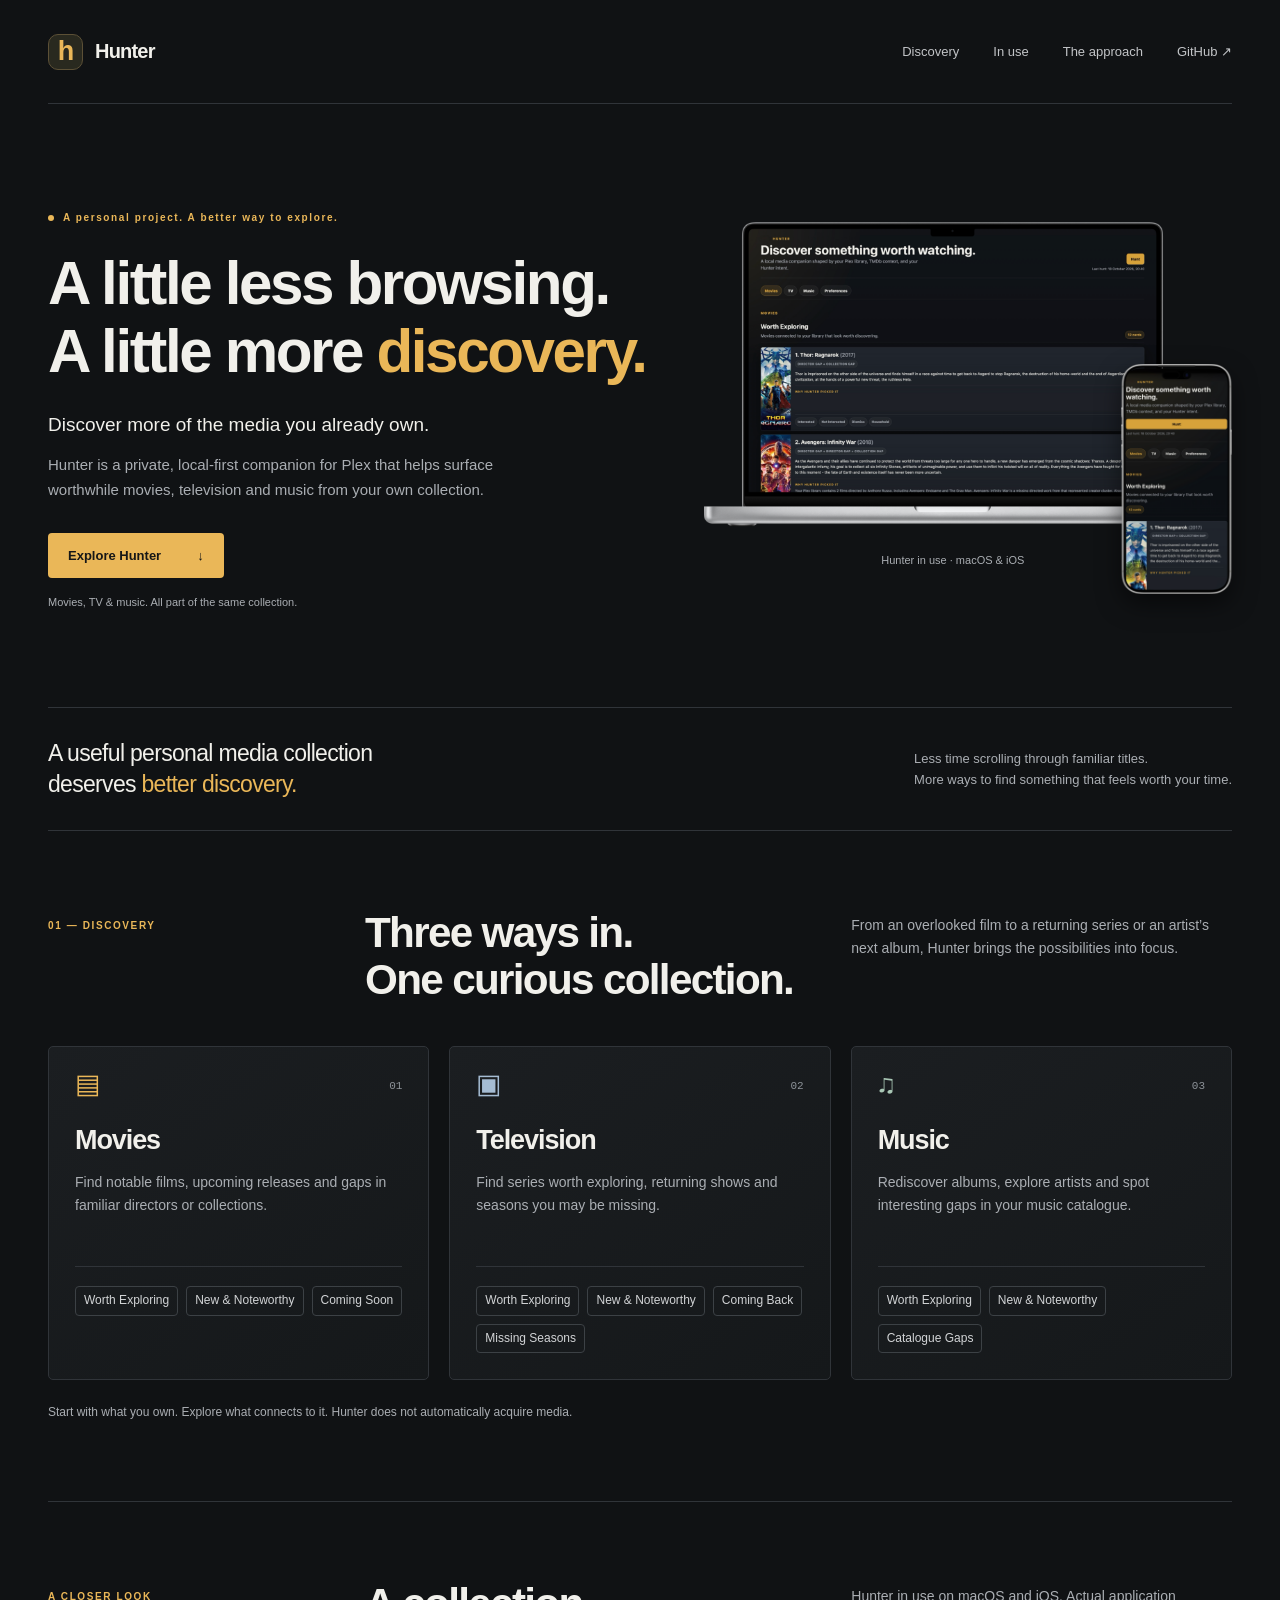
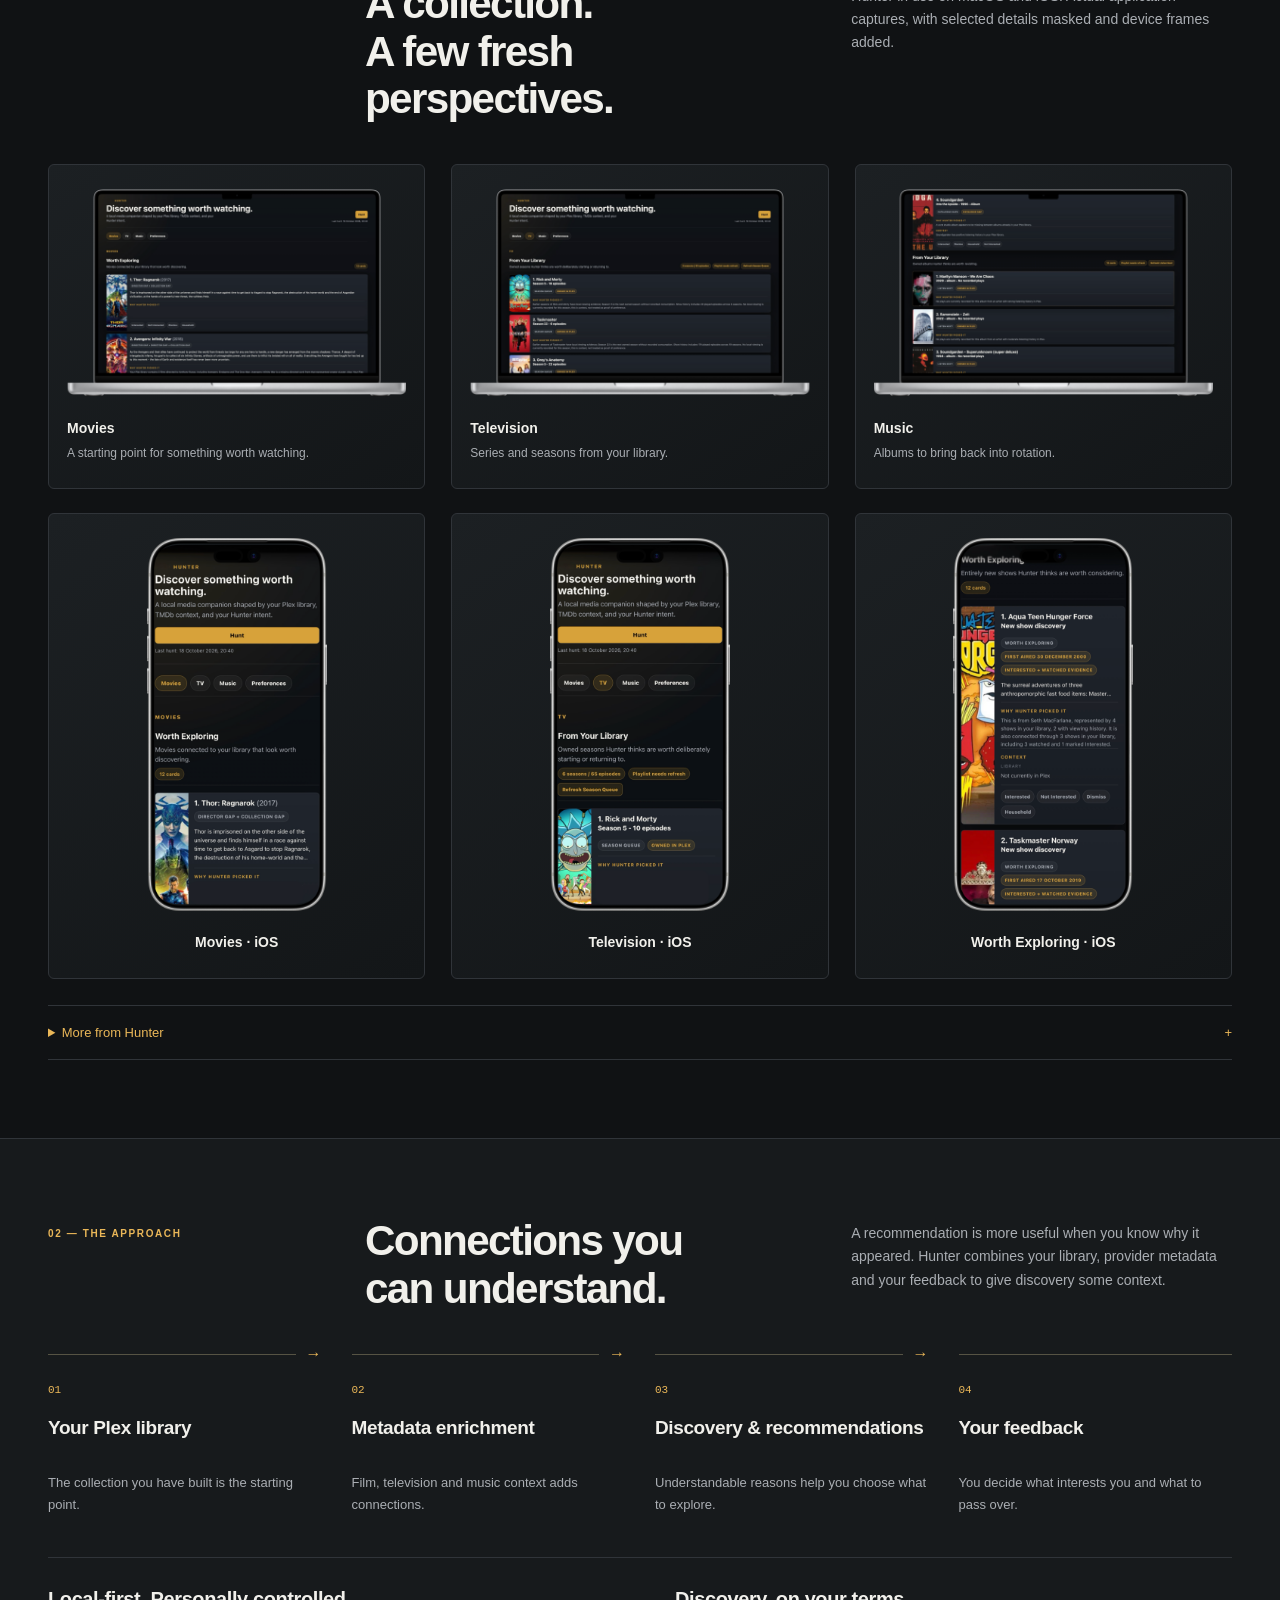
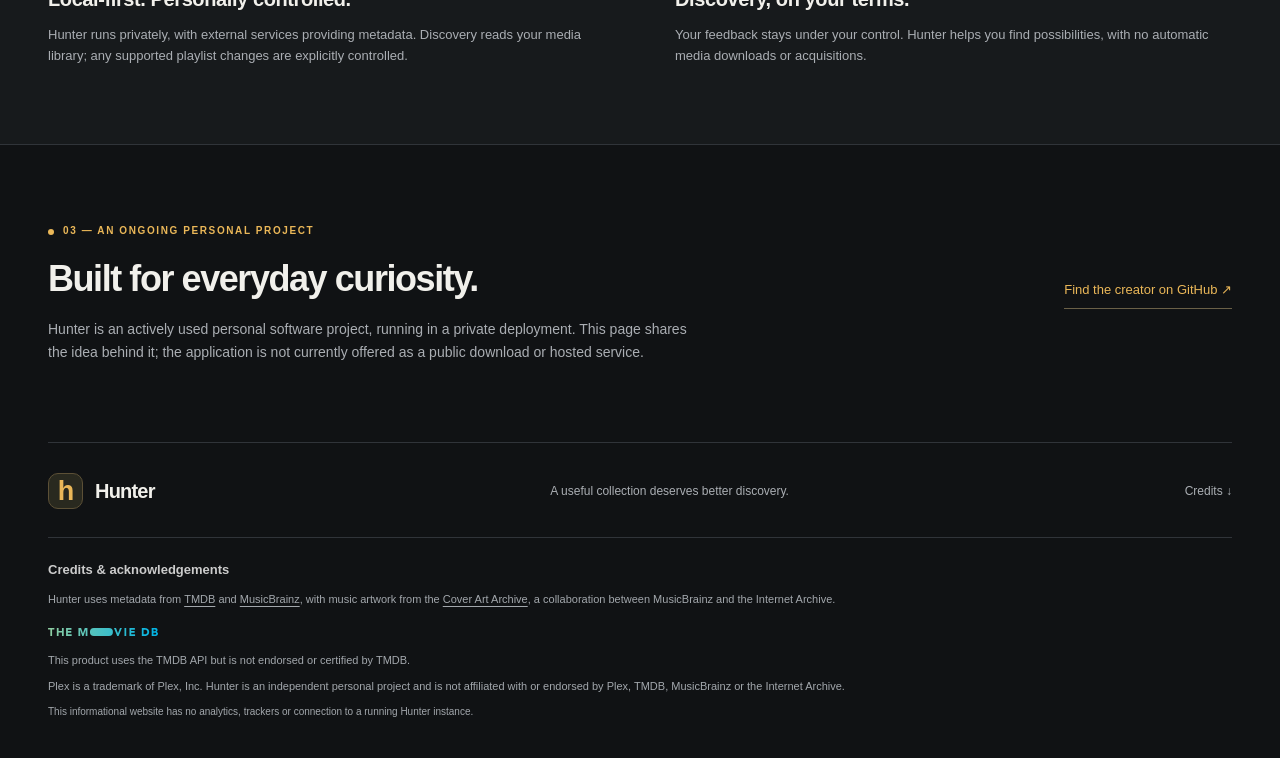
<file: index.html>
<!doctype html>
<html lang="en">
<head>
  <meta charset="utf-8">
  <meta name="viewport" content="width=device-width, initial-scale=1">
  <meta name="theme-color" content="#101214">
  <title>Hunter — A little less browsing. A little more discovery.</title>
  <meta name="description" content="Hunter is a private, local-first companion for Plex. Discover worthwhile movies, television and music with understandable recommendations.">
  <link rel="canonical" href="https://knwlnd.github.io/plex-hunter-site/">
  <meta property="og:type" content="website">
  <meta property="og:title" content="Hunter — Discover more of the media you already own.">
  <meta property="og:description" content="A private, local-first companion for discovering movies, television and music.">
  <meta property="og:url" content="https://knwlnd.github.io/plex-hunter-site/">
  <meta property="og:image" content="https://knwlnd.github.io/plex-hunter-site/images/social.png">
  <meta property="og:image:alt" content="Hunter. Movies, TV and music. A little less browsing. A little more discovery.">
  <meta name="twitter:card" content="summary_large_image">
  <link rel="icon" href="./images/favicon.svg" type="image/svg+xml">
  <link rel="stylesheet" href="./style.css">
</head>
<body>
<a class="skip" href="#main">Skip to content</a>
<header class="header wrap">
  <a class="brand" href="#" aria-label="Hunter home"><span class="brand-mark" aria-hidden="true">h<span>.</span></span>Hunter</a>
  <nav aria-label="Main navigation"><a href="#discovery">Discovery</a><a href="#screenshots">In use</a><a href="#approach">The approach</a><a href="https://github.com/knwlnd">GitHub <span aria-hidden="true">↗</span></a></nav>
</header>
<main id="main">
  <section class="hero wrap" aria-labelledby="hero-title">
    <div class="hero-copy">
      <p class="eyebrow"><span class="dot" aria-hidden="true"></span> A personal project. A better way to explore.</p>
      <h1 id="hero-title">A little less browsing.<br>A little more <em>discovery.</em></h1>
      <p class="intro">Discover more of the media you already own.</p>
      <p class="description">Hunter is a private, local-first companion for Plex that helps surface worthwhile movies, television and music from your own collection.</p>
      <a class="button" href="#discovery">Explore Hunter <span aria-hidden="true">↓</span></a>
      <p class="hero-note">Movies, TV & music. All part of the same collection.</p>
    </div>
    <figure class="hero-captures"><div class="hero-laptop"><div class="device laptop"><img src="./images/macos-movies.png" alt="Hunter Movies: Worth Exploring on macOS" width="1920" height="1080" fetchpriority="high" decoding="async"></div></div><div class="hero-phone"><div class="device phone"><img src="./images/ios-movies.png" alt="Hunter Movies: Worth Exploring on iOS" width="1920" height="1080" loading="lazy" decoding="async"></div></div><figcaption>Hunter in use · macOS & iOS</figcaption></figure>
  </section>
  <div class="manifesto wrap"><p>A useful personal media collection<br>deserves <span>better discovery.</span></p><p>Less time scrolling through familiar titles.<br>More ways to find something that feels worth your time.</p></div>
  <section class="section wrap" id="discovery" aria-labelledby="discovery-title">
    <div class="section-top"><p class="eyebrow">01 — DISCOVERY</p><h2 id="discovery-title">Three ways in.<br>One curious collection.</h2><p>From an overlooked film to a returning series or an artist’s next album, Hunter brings the possibilities into focus.</p></div>
    <div class="domains">
      <article class="domain"><div class="domain-top"><span class="domain-icon" aria-hidden="true">▤</span><span>01</span></div><h3>Movies</h3><p>Find notable films, upcoming releases and gaps in familiar directors or collections.</p><ul><li>Worth Exploring</li><li>New & Noteworthy</li><li>Coming Soon</li></ul></article>
      <article class="domain"><div class="domain-top"><span class="domain-icon" aria-hidden="true">▣</span><span>02</span></div><h3>Television</h3><p>Find series worth exploring, returning shows and seasons you may be missing.</p><ul><li>Worth Exploring</li><li>New & Noteworthy</li><li>Coming Back</li><li>Missing Seasons</li></ul></article>
      <article class="domain"><div class="domain-top"><span class="domain-icon" aria-hidden="true">♫</span><span>03</span></div><h3>Music</h3><p>Rediscover albums, explore artists and spot interesting gaps in your music catalogue.</p><ul><li>Worth Exploring</li><li>New & Noteworthy</li><li>Catalogue Gaps</li></ul></article>
    </div>
    <p class="section-note">Start with what you own. Explore what connects to it. Hunter does not automatically acquire media.</p>
  </section>
  <section class="section wrap screenshots" id="screenshots" aria-labelledby="screenshots-title">
    <div class="section-top"><p class="eyebrow">A CLOSER LOOK</p><h2 id="screenshots-title">A collection.<br>A few fresh perspectives.</h2><p>Hunter in use on macOS and iOS. Actual application captures, with selected details masked and device frames added.</p></div>
    <div class="capture-grid desktop-captures">
<figure><div class="device laptop"><img src="./images/macos-movies.png" alt="Hunter Movies: Worth Exploring on macOS" width="1920" height="1080" loading="lazy" decoding="async"></div><figcaption><strong>Movies</strong><span>A starting point for something worth watching.</span></figcaption></figure>
<figure><div class="device laptop"><img src="./images/macos-tv.png" alt="Hunter television: From Your Library on macOS" width="1920" height="1080" loading="lazy" decoding="async"></div><figcaption><strong>Television</strong><span>Series and seasons from your library.</span></figcaption></figure>
<figure><div class="device laptop"><img src="./images/macos-music-library.png" alt="Hunter Music: From Your Library on macOS" width="1920" height="1080" loading="lazy" decoding="async"></div><figcaption><strong>Music</strong><span>Albums to bring back into rotation.</span></figcaption></figure>
</div><div class="capture-grid mobile-captures"><figure><div class="device phone"><img src="./images/ios-movies.png" alt="Hunter Movies: Worth Exploring on iOS" width="1920" height="1080" loading="lazy" decoding="async"></div><figcaption><strong>Movies · iOS</strong></figcaption></figure><figure><div class="device phone"><img src="./images/ios-tv.png" alt="Hunter television: From Your Library on iOS" width="1920" height="1080" loading="lazy" decoding="async"></div><figcaption><strong>Television · iOS</strong></figcaption></figure><figure><div class="device phone"><img src="./images/ios-tv-exploring.png" alt="Hunter television: Worth Exploring on iOS" width="1920" height="1080" loading="lazy" decoding="async"></div><figcaption><strong>Worth Exploring · iOS</strong></figcaption></figure></div><details class="more-captures"><summary>More from Hunter <span aria-hidden="true">+</span></summary><div class="capture-grid extra-captures"><figure><div class="device laptop"><img src="./images/macos-tv-library.png" alt="Hunter television library selections on macOS" width="1920" height="1080" loading="lazy" decoding="async"></div><figcaption><strong>Television · Library selections</strong></figcaption></figure><figure><div class="device laptop"><img src="./images/macos-tv-library-more.png" alt="More Hunter television library selections on macOS" width="1920" height="1080" loading="lazy" decoding="async"></div><figcaption><strong>Television · More from your library</strong></figcaption></figure><figure><div class="device laptop"><img src="./images/macos-tv-exploring.png" alt="Hunter television: Worth Exploring on macOS" width="1920" height="1080" loading="lazy" decoding="async"></div><figcaption><strong>Television · Worth Exploring</strong></figcaption></figure><figure><div class="device laptop"><img src="./images/macos-music-new-noteworthy.png" alt="Hunter Music: New & Noteworthy on macOS" width="1920" height="1080" loading="lazy" decoding="async"></div><figcaption><strong>Music · New & Noteworthy</strong></figcaption></figure><figure><div class="device phone"><img src="./images/ios-new-noteworthy.png" alt="Hunter Movies: New & Noteworthy on iOS" width="1920" height="1080" loading="lazy" decoding="async"></div><figcaption><strong>Movies · New & Noteworthy on iOS</strong></figcaption></figure><figure><div class="device phone"><img src="./images/ios-tv-library.png" alt="Hunter television library selection on iOS" width="1920" height="1080" loading="lazy" decoding="async"></div><figcaption><strong>Television · Library selections on iOS</strong></figcaption></figure></div></details></section>
  <section class="approach" id="approach" aria-labelledby="approach-title"><div class="wrap section">
    <div class="section-top"><p class="eyebrow">02 — THE APPROACH</p><h2 id="approach-title">Connections you<br>can understand.</h2><p>A recommendation is more useful when you know why it appeared. Hunter combines your library, provider metadata and your feedback to give discovery some context.</p></div>
    <ol class="process"><li><span>01</span><h3>Your Plex library</h3><p>The collection you have built is the starting point.</p></li><li><span>02</span><h3>Metadata enrichment</h3><p>Film, television and music context adds connections.</p></li><li><span>03</span><h3>Discovery & recommendations</h3><p>Understandable reasons help you choose what to explore.</p></li><li><span>04</span><h3>Your feedback</h3><p>You decide what interests you and what to pass over.</p></li></ol>
    <div class="principles"><div><h3>Local-first. Personally controlled.</h3><p>Hunter runs privately, with external services providing metadata. Discovery reads your media library; any supported playlist changes are explicitly controlled.</p></div><div><h3>Discovery, on your terms.</h3><p>Your feedback stays under your control. Hunter helps you find possibilities, with no automatic media downloads or acquisitions.</p></div></div>
  </div></section>
  <section class="status wrap section" aria-labelledby="status-title"><div><p class="eyebrow"><span class="dot" aria-hidden="true"></span> 03 — AN ONGOING PERSONAL PROJECT</p><h2 id="status-title">Built for everyday curiosity.</h2><p>Hunter is an actively used personal software project, running in a private deployment. This page shares the idea behind it; the application is not currently offered as a public download or hosted service.</p></div><a class="text-link" href="https://github.com/knwlnd">Find the creator on GitHub <span aria-hidden="true">↗</span></a></section>
</main>
<footer class="wrap footer"><div class="footer-top"><a class="brand" href="#"><span class="brand-mark" aria-hidden="true">h<span>.</span></span>Hunter</a><p>A useful collection deserves better discovery.</p><a href="#credits">Credits ↓</a></div><div id="credits" class="credits"><h2>Credits & acknowledgements</h2><p>Hunter uses metadata from <a href="https://www.themoviedb.org/">TMDB</a> and <a href="https://musicbrainz.org/">MusicBrainz</a>, with music artwork from the <a href="https://coverartarchive.org/">Cover Art Archive</a>, a collaboration between MusicBrainz and the Internet Archive.</p><a href="https://www.themoviedb.org/" class="tmdb"><img src="./images/tmdb.svg" alt="TMDB" width="110" height="14"></a><p>This product uses the TMDB API but is not endorsed or certified by TMDB.</p><p>Plex is a trademark of Plex, Inc. Hunter is an independent personal project and is not affiliated with or endorsed by Plex, TMDB, MusicBrainz or the Internet Archive.</p><p class="small">This informational website has no analytics, trackers or connection to a running Hunter instance.</p></div></footer>
</body>
</html>
</file>
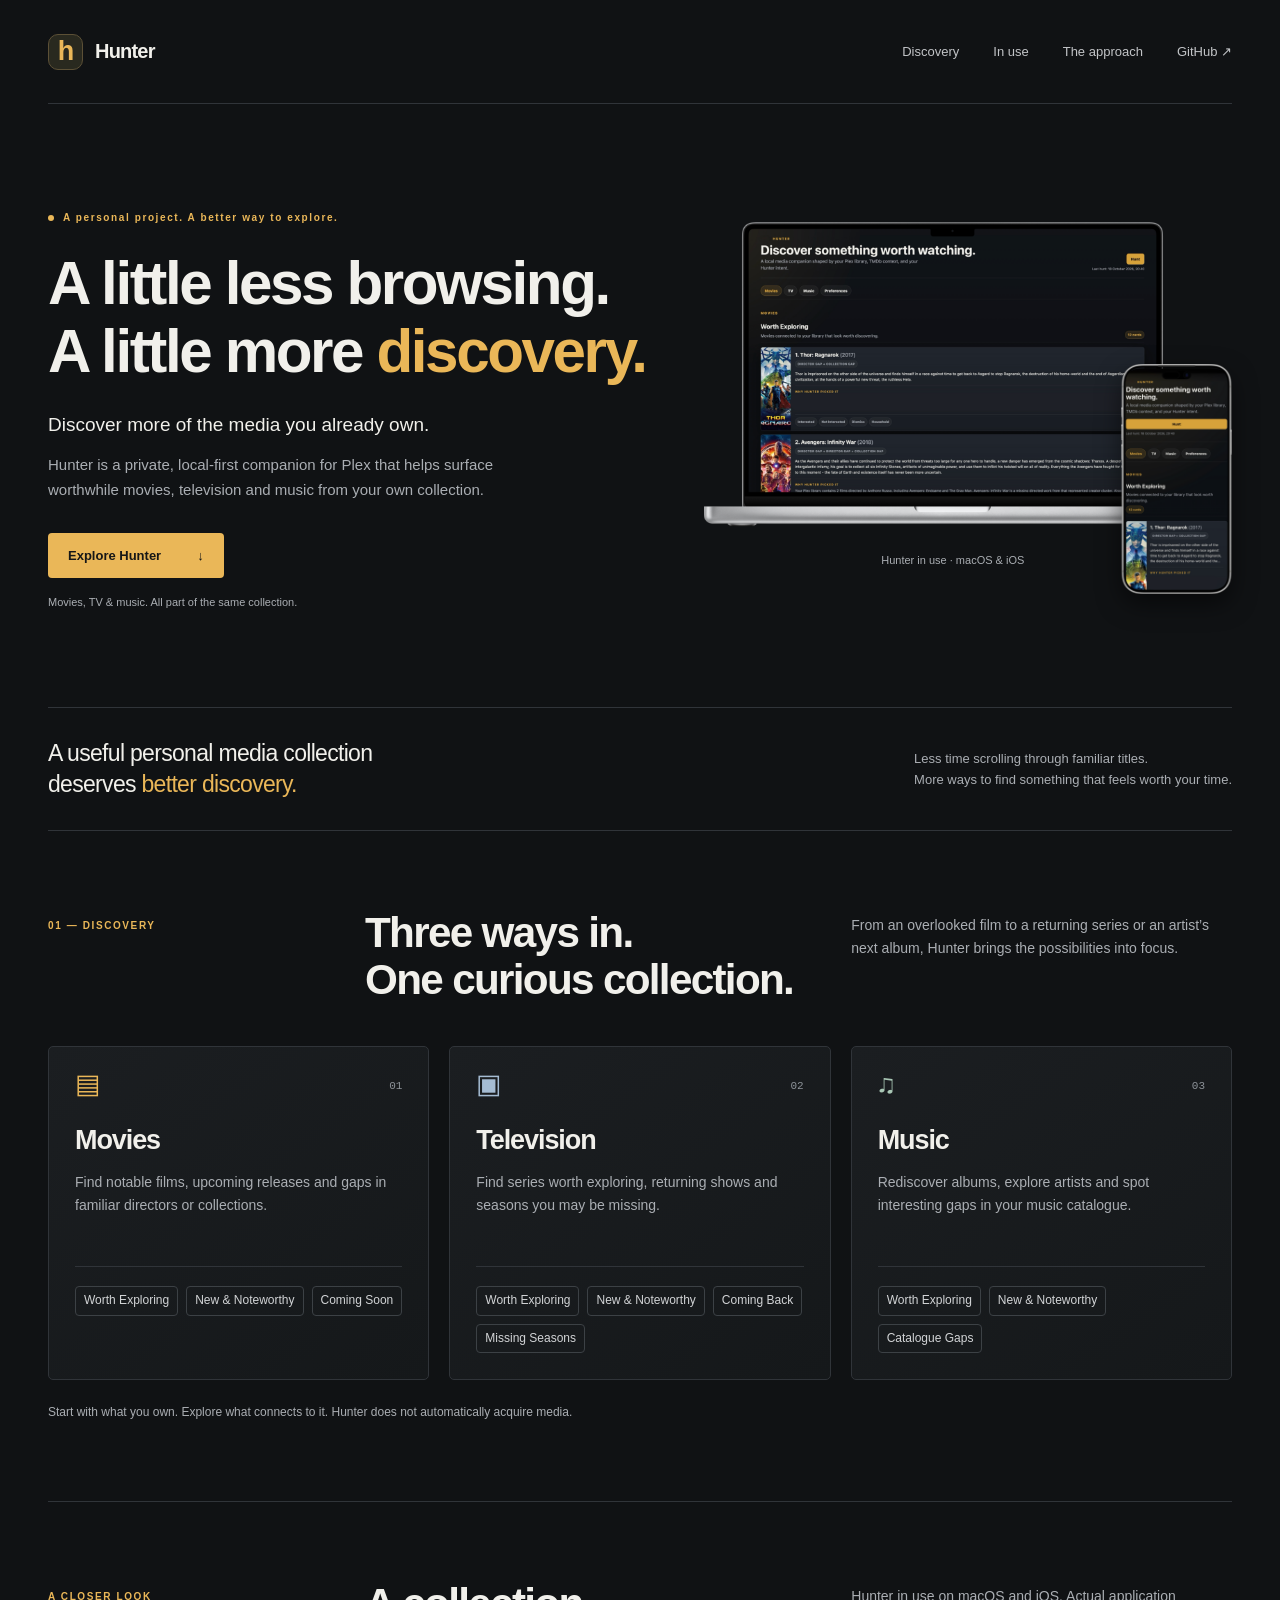
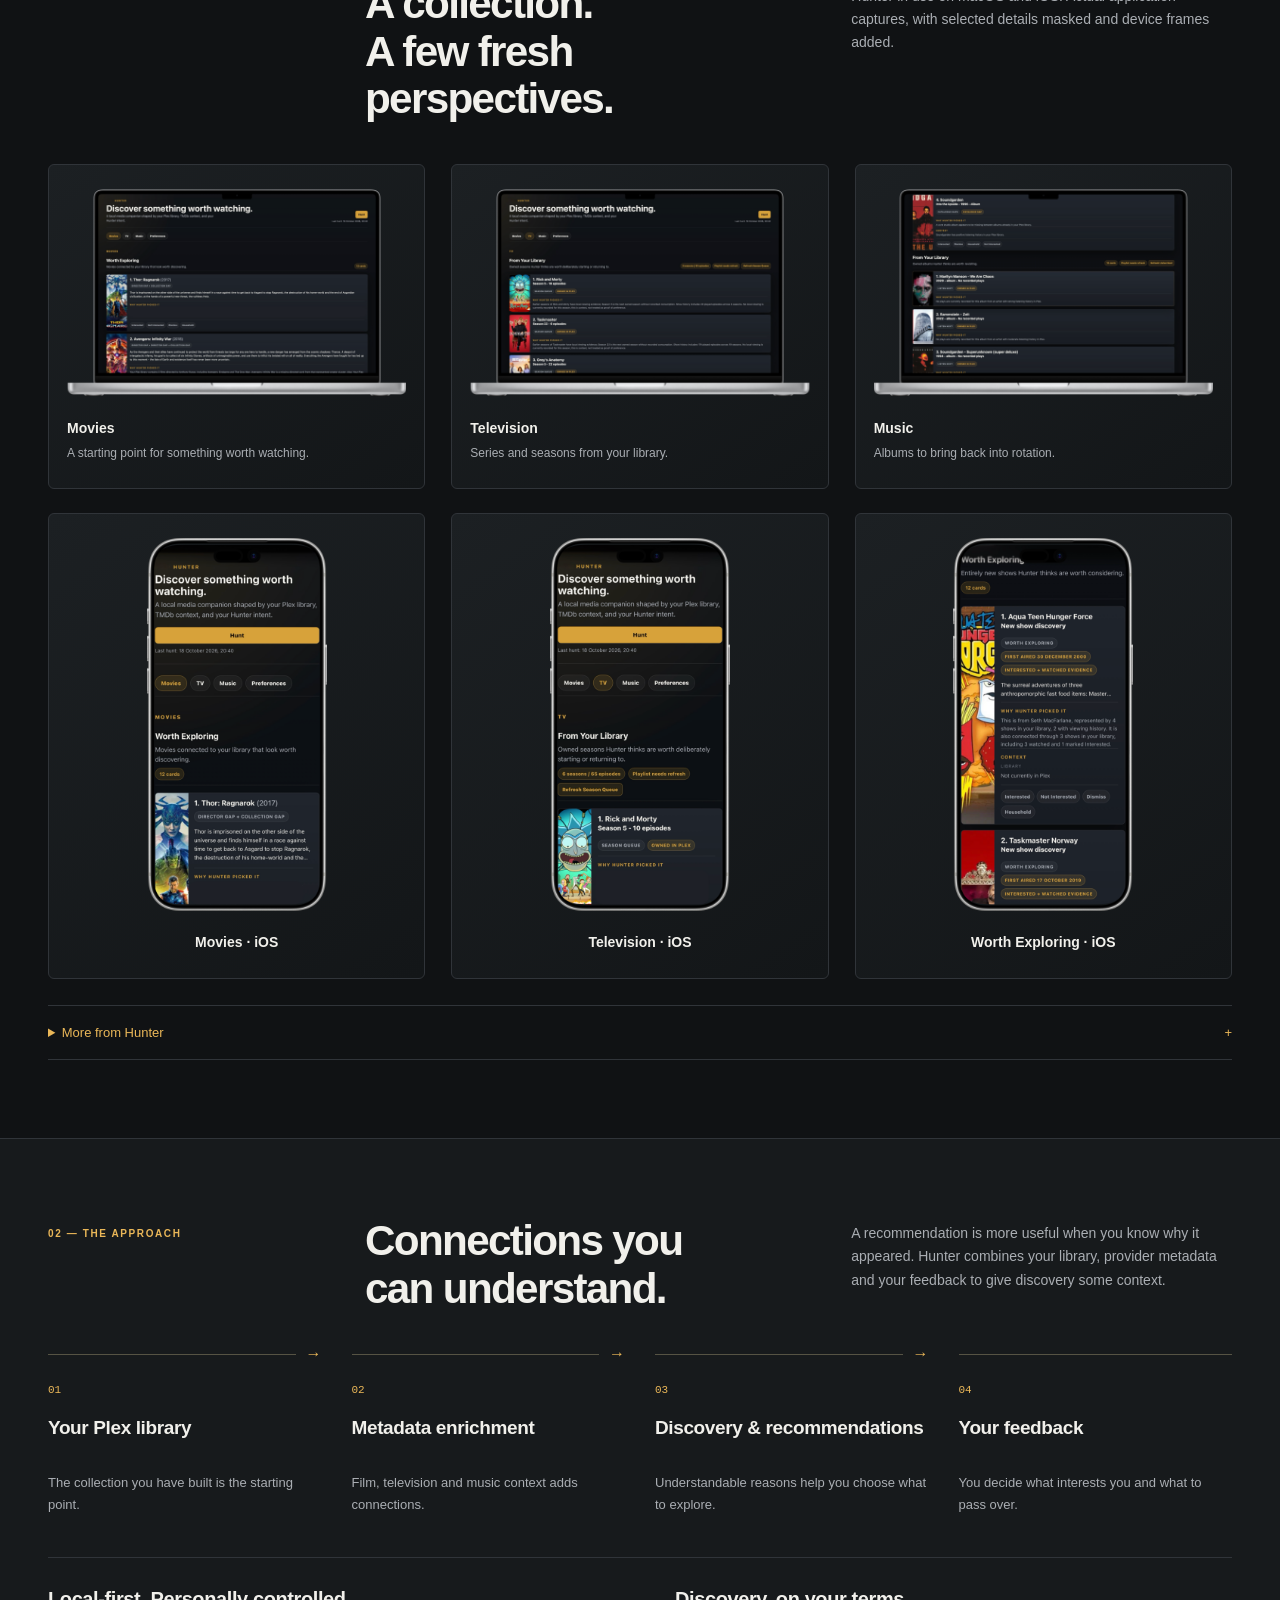
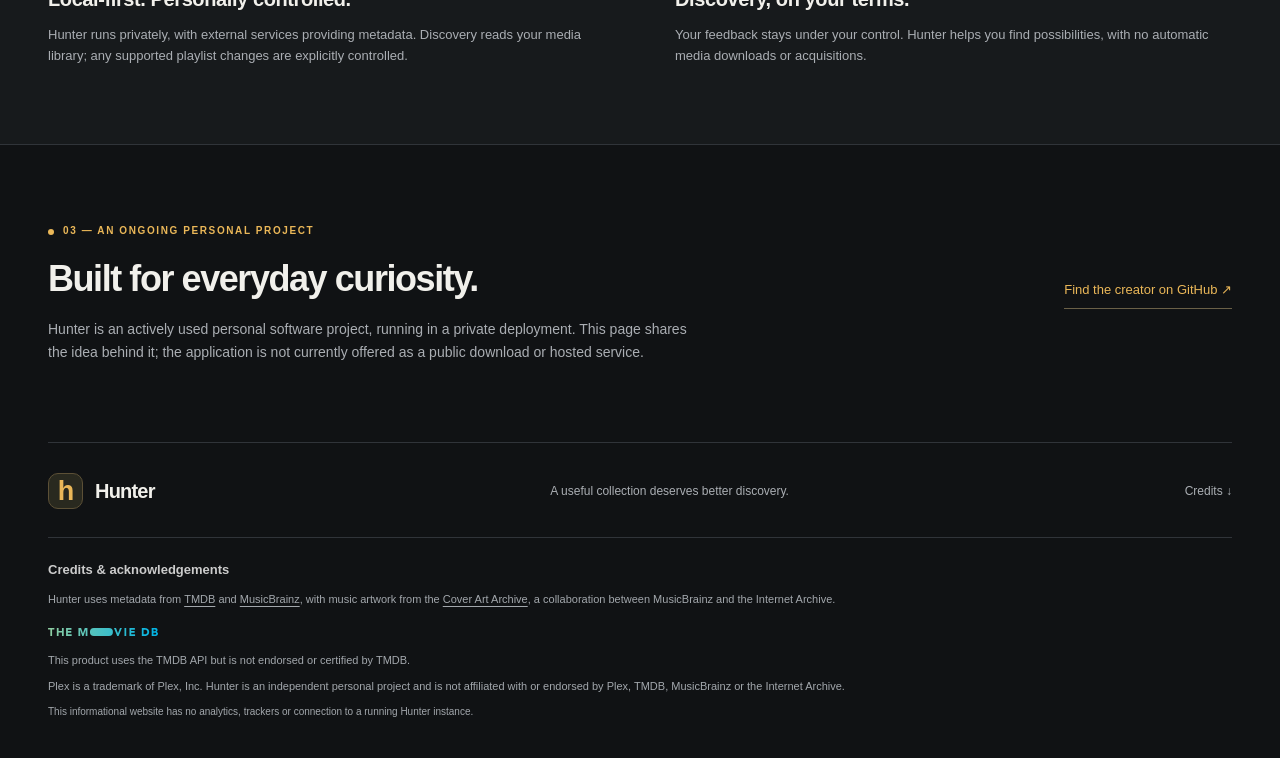
<file: site/index.html>
<!doctype html>
<html lang="en">
<head>
  <meta charset="utf-8">
  <meta name="viewport" content="width=device-width, initial-scale=1">
  <meta name="theme-color" content="#101214">
  <title>Hunter — A little less browsing. A little more discovery.</title>
  <meta name="description" content="Hunter is a private, local-first companion for Plex. Discover worthwhile movies, television and music with understandable recommendations.">
  <link rel="canonical" href="https://knwlnd.github.io/plex-hunter-site/">
  <meta property="og:type" content="website">
  <meta property="og:title" content="Hunter — Discover more of the media you already own.">
  <meta property="og:description" content="A private, local-first companion for discovering movies, television and music.">
  <meta property="og:url" content="https://knwlnd.github.io/plex-hunter-site/">
  <meta property="og:image" content="https://knwlnd.github.io/plex-hunter-site/assets/social.png">
  <meta property="og:image:alt" content="Hunter. Movies, TV and music. A little less browsing. A little more discovery.">
  <meta name="twitter:card" content="summary_large_image">
  <link rel="icon" href="./assets/favicon.svg" type="image/svg+xml">
  <link rel="stylesheet" href="./style.css">
</head>
<body>
<a class="skip" href="#main">Skip to content</a>
<header class="header wrap">
  <a class="brand" href="#" aria-label="Hunter home"><span class="brand-mark" aria-hidden="true">h<span>.</span></span>Hunter</a>
  <nav aria-label="Main navigation"><a href="#discovery">Discovery</a><a href="#screenshots">In use</a><a href="#approach">The approach</a><a href="https://github.com/knwlnd">GitHub <span aria-hidden="true">↗</span></a></nav>
</header>
<main id="main">
  <section class="hero wrap" aria-labelledby="hero-title">
    <div class="hero-copy">
      <p class="eyebrow"><span class="dot" aria-hidden="true"></span> A personal project. A better way to explore.</p>
      <h1 id="hero-title">A little less browsing.<br>A little more <em>discovery.</em></h1>
      <p class="intro">Discover more of the media you already own.</p>
      <p class="description">Hunter is a private, local-first companion for Plex that helps surface worthwhile movies, television and music from your own collection.</p>
      <a class="button" href="#discovery">Explore Hunter <span aria-hidden="true">↓</span></a>
      <p class="hero-note">Movies, TV & music. All part of the same collection.</p>
    </div>
    <figure class="hero-captures"><div class="hero-laptop"><div class="device laptop"><img src="./assets/macos-movies.png" alt="Hunter Movies: Worth Exploring on macOS" width="1920" height="1080" fetchpriority="high" decoding="async"></div></div><div class="hero-phone"><div class="device phone"><img src="./assets/ios-movies.png" alt="Hunter Movies: Worth Exploring on iOS" width="1920" height="1080" loading="lazy" decoding="async"></div></div><figcaption>Hunter in use · macOS & iOS</figcaption></figure>
  </section>
  <div class="manifesto wrap"><p>A useful personal media collection<br>deserves <span>better discovery.</span></p><p>Less time scrolling through familiar titles.<br>More ways to find something that feels worth your time.</p></div>
  <section class="section wrap" id="discovery" aria-labelledby="discovery-title">
    <div class="section-top"><p class="eyebrow">01 — DISCOVERY</p><h2 id="discovery-title">Three ways in.<br>One curious collection.</h2><p>From an overlooked film to a returning series or an artist’s next album, Hunter brings the possibilities into focus.</p></div>
    <div class="domains">
      <article class="domain"><div class="domain-top"><span class="domain-icon" aria-hidden="true">▤</span><span>01</span></div><h3>Movies</h3><p>Find notable films, upcoming releases and gaps in familiar directors or collections.</p><ul><li>Worth Exploring</li><li>New & Noteworthy</li><li>Coming Soon</li></ul></article>
      <article class="domain"><div class="domain-top"><span class="domain-icon" aria-hidden="true">▣</span><span>02</span></div><h3>Television</h3><p>Find series worth exploring, returning shows and seasons you may be missing.</p><ul><li>Worth Exploring</li><li>New & Noteworthy</li><li>Coming Back</li><li>Missing Seasons</li></ul></article>
      <article class="domain"><div class="domain-top"><span class="domain-icon" aria-hidden="true">♫</span><span>03</span></div><h3>Music</h3><p>Rediscover albums, explore artists and spot interesting gaps in your music catalogue.</p><ul><li>Worth Exploring</li><li>New & Noteworthy</li><li>Catalogue Gaps</li></ul></article>
    </div>
    <p class="section-note">Start with what you own. Explore what connects to it. Hunter does not automatically acquire media.</p>
  </section>
  <section class="section wrap screenshots" id="screenshots" aria-labelledby="screenshots-title">
    <div class="section-top"><p class="eyebrow">A CLOSER LOOK</p><h2 id="screenshots-title">A collection.<br>A few fresh perspectives.</h2><p>Hunter in use on macOS and iOS. Actual application captures, with selected details masked and device frames added.</p></div>
    <div class="capture-grid desktop-captures">
<figure><div class="device laptop"><img src="./assets/macos-movies.png" alt="Hunter Movies: Worth Exploring on macOS" width="1920" height="1080" loading="lazy" decoding="async"></div><figcaption><strong>Movies</strong><span>A starting point for something worth watching.</span></figcaption></figure>
<figure><div class="device laptop"><img src="./assets/macos-tv.png" alt="Hunter television: From Your Library on macOS" width="1920" height="1080" loading="lazy" decoding="async"></div><figcaption><strong>Television</strong><span>Series and seasons from your library.</span></figcaption></figure>
<figure><div class="device laptop"><img src="./assets/macos-music-library.png" alt="Hunter Music: From Your Library on macOS" width="1920" height="1080" loading="lazy" decoding="async"></div><figcaption><strong>Music</strong><span>Albums to bring back into rotation.</span></figcaption></figure>
</div><div class="capture-grid mobile-captures"><figure><div class="device phone"><img src="./assets/ios-movies.png" alt="Hunter Movies: Worth Exploring on iOS" width="1920" height="1080" loading="lazy" decoding="async"></div><figcaption><strong>Movies · iOS</strong></figcaption></figure><figure><div class="device phone"><img src="./assets/ios-tv.png" alt="Hunter television: From Your Library on iOS" width="1920" height="1080" loading="lazy" decoding="async"></div><figcaption><strong>Television · iOS</strong></figcaption></figure><figure><div class="device phone"><img src="./assets/ios-tv-exploring.png" alt="Hunter television: Worth Exploring on iOS" width="1920" height="1080" loading="lazy" decoding="async"></div><figcaption><strong>Worth Exploring · iOS</strong></figcaption></figure></div><details class="more-captures"><summary>More from Hunter <span aria-hidden="true">+</span></summary><div class="capture-grid extra-captures"><figure><div class="device laptop"><img src="./assets/macos-tv-library.png" alt="Hunter television library selections on macOS" width="1920" height="1080" loading="lazy" decoding="async"></div><figcaption><strong>Television · Library selections</strong></figcaption></figure><figure><div class="device laptop"><img src="./assets/macos-tv-library-more.png" alt="More Hunter television library selections on macOS" width="1920" height="1080" loading="lazy" decoding="async"></div><figcaption><strong>Television · More from your library</strong></figcaption></figure><figure><div class="device laptop"><img src="./assets/macos-tv-exploring.png" alt="Hunter television: Worth Exploring on macOS" width="1920" height="1080" loading="lazy" decoding="async"></div><figcaption><strong>Television · Worth Exploring</strong></figcaption></figure><figure><div class="device laptop"><img src="./assets/macos-music-new-noteworthy.png" alt="Hunter Music: New & Noteworthy on macOS" width="1920" height="1080" loading="lazy" decoding="async"></div><figcaption><strong>Music · New & Noteworthy</strong></figcaption></figure><figure><div class="device phone"><img src="./assets/ios-new-noteworthy.png" alt="Hunter Movies: New & Noteworthy on iOS" width="1920" height="1080" loading="lazy" decoding="async"></div><figcaption><strong>Movies · New & Noteworthy on iOS</strong></figcaption></figure><figure><div class="device phone"><img src="./assets/ios-tv-library.png" alt="Hunter television library selection on iOS" width="1920" height="1080" loading="lazy" decoding="async"></div><figcaption><strong>Television · Library selections on iOS</strong></figcaption></figure></div></details></section>
  <section class="approach" id="approach" aria-labelledby="approach-title"><div class="wrap section">
    <div class="section-top"><p class="eyebrow">02 — THE APPROACH</p><h2 id="approach-title">Connections you<br>can understand.</h2><p>A recommendation is more useful when you know why it appeared. Hunter combines your library, provider metadata and your feedback to give discovery some context.</p></div>
    <ol class="process"><li><span>01</span><h3>Your Plex library</h3><p>The collection you have built is the starting point.</p></li><li><span>02</span><h3>Metadata enrichment</h3><p>Film, television and music context adds connections.</p></li><li><span>03</span><h3>Discovery & recommendations</h3><p>Understandable reasons help you choose what to explore.</p></li><li><span>04</span><h3>Your feedback</h3><p>You decide what interests you and what to pass over.</p></li></ol>
    <div class="principles"><div><h3>Local-first. Personally controlled.</h3><p>Hunter runs privately, with external services providing metadata. Discovery reads your media library; any supported playlist changes are explicitly controlled.</p></div><div><h3>Discovery, on your terms.</h3><p>Your feedback stays under your control. Hunter helps you find possibilities, with no automatic media downloads or acquisitions.</p></div></div>
  </div></section>
  <section class="status wrap section" aria-labelledby="status-title"><div><p class="eyebrow"><span class="dot" aria-hidden="true"></span> 03 — AN ONGOING PERSONAL PROJECT</p><h2 id="status-title">Built for everyday curiosity.</h2><p>Hunter is an actively used personal software project, running in a private deployment. This page shares the idea behind it; the application is not currently offered as a public download or hosted service.</p></div><a class="text-link" href="https://github.com/knwlnd">Find the creator on GitHub <span aria-hidden="true">↗</span></a></section>
</main>
<footer class="wrap footer"><div class="footer-top"><a class="brand" href="#"><span class="brand-mark" aria-hidden="true">h<span>.</span></span>Hunter</a><p>A useful collection deserves better discovery.</p><a href="#credits">Credits ↓</a></div><div id="credits" class="credits"><h2>Credits & acknowledgements</h2><p>Hunter uses metadata from <a href="https://www.themoviedb.org/">TMDB</a> and <a href="https://musicbrainz.org/">MusicBrainz</a>, with music artwork from the <a href="https://coverartarchive.org/">Cover Art Archive</a>, a collaboration between MusicBrainz and the Internet Archive.</p><a href="https://www.themoviedb.org/" class="tmdb"><img src="./assets/tmdb.svg" alt="TMDB" width="110" height="14"></a><p>This product uses the TMDB API but is not endorsed or certified by TMDB.</p><p>Plex is a trademark of Plex, Inc. Hunter is an independent personal project and is not affiliated with or endorsed by Plex, TMDB, MusicBrainz or the Internet Archive.</p><p class="small">This informational website has no analytics, trackers or connection to a running Hunter instance.</p></div></footer>
</body>
</html>
</file>
<file: style.css>
:root{color-scheme:dark;--bg:#101214;--panel:#191c20;--text:#f1f0eb;--muted:#aaaeb3;--line:#303439;--gold:#eab758;--green:#a9c7b5}*{box-sizing:border-box}html{scroll-behavior:smooth;scroll-padding-top:30px}body{margin:0;background:var(--bg);color:var(--text);font:16px/1.65 -apple-system,BlinkMacSystemFont,"Segoe UI",sans-serif}a{color:inherit;text-decoration:none}a:hover{color:var(--gold)}a:focus-visible{outline:2px solid var(--gold);outline-offset:6px}p,h1,h2,h3{margin:0}h1,h2,h3{line-height:1.12;font-weight:550;letter-spacing:-.04em}h1{font-size:clamp(42px,4.7vw,66px)}h2{font-size:clamp(32px,3.3vw,44px)}h3{font-size:24px}.wrap{width:min(1200px,calc(100% - 96px));margin:auto}.skip{position:absolute;left:20px;top:-100px;background:var(--gold);color:#101214;padding:10px;z-index:10}.skip:focus{top:12px}.header{display:flex;align-items:center;justify-content:space-between;min-height:104px;border-bottom:1px solid var(--line)}.brand{display:inline-flex;align-items:center;gap:12px;font-size:20px;font-weight:650;letter-spacing:-.04em}.brand-mark{display:inline-grid;place-content:center;background:#29291f;border:1px solid #5c5036;border-radius:10px;width:35px;height:36px;color:var(--gold);font-size:27px;line-height:1}.brand-mark span{display:none}nav{display:flex;gap:34px;font-size:13px;color:#c2c4c7}.hero{display:grid;grid-template-columns:1.15fr 1fr;gap:48px;padding-block:88px 78px;align-items:center}.eyebrow{font-size:10px;font-weight:650;letter-spacing:.16em;color:var(--gold);display:flex;align-items:center;gap:9px}.dot{height:6px;width:6px;display:inline-block;flex-shrink:0;border-radius:100%;background:var(--gold)}.hero h1{margin:24px 0}em{color:var(--gold);font-style:normal}.intro{font-size:19px;margin-bottom:13px}.description{color:var(--muted);max-width:470px;font-size:15px}.button{display:inline-flex;align-items:center;gap:36px;background:var(--gold);color:#161717;font-size:13px;font-weight:650;padding:12px 20px;border-radius:4px;margin-top:30px}.button:hover{color:#101214;background:#f5c875}.hero-note{font-size:11px;color:var(--muted);margin-top:15px}.manifesto{border-top:1px solid var(--line);border-bottom:1px solid var(--line);padding-block:30px;display:flex;align-items:center;justify-content:space-between;gap:30px}.manifesto p:first-child{font-size:23px;line-height:1.35;letter-spacing:-.03em}.manifesto span{color:var(--gold)}.manifesto p:last-child{font-size:13px;color:var(--muted)}.section{padding-block:78px}.section-top{display:grid;grid-template-columns:1fr 1.6fr 1.35fr;gap:35px;align-items:start;margin-bottom:42px}.section-top .eyebrow{margin-top:9px}.section-top>p:last-child{color:var(--muted);font-size:14px;padding-top:5px}.domains{display:grid;grid-template-columns:repeat(3,1fr);gap:20px}.domain{border:1px solid var(--line);border-radius:5px;padding:26px;background:linear-gradient(145deg,#1b1e21,#15181a)}.domain-top{display:flex;justify-content:space-between;align-items:center;color:#8c9298;font:11px monospace;margin-bottom:25px}.domain-icon{font-size:27px;line-height:1;color:var(--gold)}.domain:nth-child(2) .domain-icon{color:#a5bcd3}.domain:nth-child(3) .domain-icon{color:var(--green)}.domain h3{font-size:27px;margin-bottom:16px}.domain>p{font-size:14px;color:var(--muted);min-height:70px}.domain ul{border-top:1px solid var(--line);padding:19px 0 0;list-style:none;margin:25px 0 0;font-size:12px;display:flex;flex-wrap:wrap;gap:8px}.domain li{border:1px solid #3c4145;border-radius:4px;padding:4px 8px;color:#d2d4d6}.section-note{font-size:12px;color:var(--muted);margin-top:23px}.approach{background:#171a1c;border-block:1px solid var(--line)}.process{padding:0;list-style:none;display:grid;grid-template-columns:repeat(4,1fr);gap:30px;margin:0}.process li{position:relative;border-top:1px solid #565344;padding-top:20px}.process li:not(:last-child):after{content:'→';position:absolute;top:-14px;right:0;background:#171a1c;padding-left:10px;color:var(--gold)}.process span{font:11px monospace;color:var(--gold)}.process h3{font-size:19px;letter-spacing:-.02em;margin:16px 0 12px;min-height:43px}.process p,.principles p{font-size:13px;color:var(--muted)}.principles{display:grid;grid-template-columns:1fr 1fr;gap:70px;border-top:1px solid var(--line);margin-top:42px;padding-top:30px}.principles h3{font-size:20px;letter-spacing:-.02em;margin-bottom:13px}.status{display:flex;justify-content:space-between;align-items:center;gap:65px}.status h2{margin:19px 0;font-size:36px}.status p:not(.eyebrow){max-width:650px;color:var(--muted);font-size:14px}.text-link{font-size:13px;white-space:nowrap;border-bottom:1px solid #6a6047;padding-bottom:8px;color:var(--gold)}.footer{border-top:1px solid var(--line);padding-block:30px}.footer-top{display:flex;justify-content:space-between;align-items:center;gap:20px}.footer-top p,.footer-top>a:last-child{font-size:12px;color:var(--muted)}.credits{border-top:1px solid var(--line);padding-top:25px;margin-top:28px;color:#a2a7ac;font-size:11px;max-width:100%}.credits h2{font-size:13px;letter-spacing:0;color:#ccc;margin-bottom:12px}.credits p{margin:8px 0;max-width:880px}.credits a{text-decoration:underline;text-underline-offset:3px}.small{font-size:10px}@media(min-width:1400px){.hero{padding-block:100px}}@media(max-width:1000px){.wrap{width:calc(100% - 56px)}.hero{gap:24px}.section-top{grid-template-columns:1fr 2fr}.section-top>p:last-child{grid-column:2}.domains{gap:12px}.domain{padding:20px}.domain>p{min-height:96px}.status{gap:25px}}@media(max-width:700px){.wrap{width:calc(100% - 40px)}.header{min-height:84px;gap:18px;flex-wrap:wrap;padding-block:18px}.brand{font-size:18px}nav{gap:17px;font-size:12px}.hero{grid-template-columns:1fr;padding-block:48px;gap:40px}.hero h1{font-size:clamp(37px,8.6vw,57px)}.eyebrow{font-size:9px}.description{max-width:100%}.manifesto{display:block;padding-block:25px}.manifesto p:last-child{margin-top:18px}.section{padding-block:50px}.section-top{display:block;margin-bottom:28px}.section-top h2{margin:20px 0}.section-top>p:last-child{max-width:450px}.domains{grid-template-columns:1fr;gap:16px}.domain{padding:25px}.domain-top{margin-bottom:18px}.domain>p{min-height:0}.domain ul{margin-top:20px}.process{grid-template-columns:1fr 1fr;gap:30px 22px}.process h3{min-height:43px}.principles{grid-template-columns:1fr;gap:25px;margin-top:30px}.status{display:block}.status .text-link{display:inline-block;margin-top:24px}.status h2{font-size:32px}.footer-top{flex-wrap:wrap}.footer-top p{order:3;width:100%}}@media(max-width:390px){nav{width:100%;justify-content:space-between}.hero h1{font-size:37px}.process{grid-template-columns:1fr}.process h3{min-height:0}}@media(prefers-reduced-motion:reduce){html{scroll-behavior:auto}}

.tmdb{display:inline-block;margin:12px 0 2px}.tmdb img{display:block;width:110px;height:auto}

figure{margin:0}.device{position:relative;overflow:hidden}.device img{position:absolute;max-width:none;height:auto}.laptop{aspect-ratio:1434/877;width:100%}.laptop img{width:133.8912%;left:-16.9456%;top:-16.0775%}.phone{aspect-ratio:476/987;width:100%}.phone img{width:403.3613%;left:-151.6807%;top:-4.6606%}.hero-captures{position:relative;padding:30px 30px 60px 0;min-width:0}.hero-laptop{width:100%}.hero-phone{position:absolute;width:21%;right:0;bottom:35px;filter:drop-shadow(0 10px 12px #0008)}.hero-captures>figcaption{font-size:11px;color:var(--muted);text-align:center;margin-top:24px}.screenshots{border-top:1px solid var(--line)}.capture-grid{display:grid;grid-template-columns:repeat(3,minmax(0,1fr));gap:26px}.capture-grid figure{min-width:0;border:1px solid var(--line);border-radius:6px;padding:24px 18px;background:linear-gradient(145deg,#1c2023,#131618)}.capture-grid figcaption{margin-top:20px}.capture-grid figcaption strong{display:block;font-size:14px;font-weight:550}.capture-grid figcaption span{display:block;margin-top:4px;font-size:12px;color:var(--muted)}.mobile-captures{margin-top:24px}.mobile-captures .phone{width:min(65%,180px);margin:auto}.mobile-captures figcaption{text-align:center}.more-captures{margin-top:26px;border-block:1px solid var(--line)}.more-captures summary{cursor:pointer;padding:16px 0;font-size:13px;color:var(--gold)}.more-captures summary span{float:right}.more-captures summary:focus-visible{outline:2px solid var(--gold);outline-offset:4px}.more-captures[open] summary{margin-bottom:16px}.extra-captures{padding-bottom:24px;grid-template-columns:repeat(2,minmax(0,1fr))}.extra-captures .phone{width:min(50%,180px);margin:auto}
@media(max-width:1000px){nav{gap:20px}.hero-captures{padding-right:15px}.capture-grid{gap:14px}.capture-grid figure{padding:18px 12px}}@media(max-width:700px){nav{gap:14px}.hero-captures{max-width:560px;width:100%;margin:auto;padding-top:0}.desktop-captures{grid-template-columns:1fr}.desktop-captures figure{padding:24px}.mobile-captures{grid-template-columns:repeat(3,minmax(0,1fr));gap:9px}.mobile-captures figure{padding:14px 8px}.mobile-captures .phone{width:100%}.mobile-captures figcaption strong{font-size:11px}.extra-captures{grid-template-columns:1fr}.extra-captures .phone{width:45%}}@media(max-width:450px){nav{width:100%;justify-content:space-between}.header{padding-block:18px}.mobile-captures{grid-template-columns:1fr}.mobile-captures .phone{width:min(65%,200px)}.mobile-captures figcaption strong{font-size:14px}}
</file>
<file: site/style.css>
:root{color-scheme:dark;--bg:#101214;--panel:#191c20;--text:#f1f0eb;--muted:#aaaeb3;--line:#303439;--gold:#eab758;--green:#a9c7b5}*{box-sizing:border-box}html{scroll-behavior:smooth;scroll-padding-top:30px}body{margin:0;background:var(--bg);color:var(--text);font:16px/1.65 -apple-system,BlinkMacSystemFont,"Segoe UI",sans-serif}a{color:inherit;text-decoration:none}a:hover{color:var(--gold)}a:focus-visible{outline:2px solid var(--gold);outline-offset:6px}p,h1,h2,h3{margin:0}h1,h2,h3{line-height:1.12;font-weight:550;letter-spacing:-.04em}h1{font-size:clamp(42px,4.7vw,66px)}h2{font-size:clamp(32px,3.3vw,44px)}h3{font-size:24px}.wrap{width:min(1200px,calc(100% - 96px));margin:auto}.skip{position:absolute;left:20px;top:-100px;background:var(--gold);color:#101214;padding:10px;z-index:10}.skip:focus{top:12px}.header{display:flex;align-items:center;justify-content:space-between;min-height:104px;border-bottom:1px solid var(--line)}.brand{display:inline-flex;align-items:center;gap:12px;font-size:20px;font-weight:650;letter-spacing:-.04em}.brand-mark{display:inline-grid;place-content:center;background:#29291f;border:1px solid #5c5036;border-radius:10px;width:35px;height:36px;color:var(--gold);font-size:27px;line-height:1}.brand-mark span{display:none}nav{display:flex;gap:34px;font-size:13px;color:#c2c4c7}.hero{display:grid;grid-template-columns:1.15fr 1fr;gap:48px;padding-block:88px 78px;align-items:center}.eyebrow{font-size:10px;font-weight:650;letter-spacing:.16em;color:var(--gold);display:flex;align-items:center;gap:9px}.dot{height:6px;width:6px;display:inline-block;flex-shrink:0;border-radius:100%;background:var(--gold)}.hero h1{margin:24px 0}em{color:var(--gold);font-style:normal}.intro{font-size:19px;margin-bottom:13px}.description{color:var(--muted);max-width:470px;font-size:15px}.button{display:inline-flex;align-items:center;gap:36px;background:var(--gold);color:#161717;font-size:13px;font-weight:650;padding:12px 20px;border-radius:4px;margin-top:30px}.button:hover{color:#101214;background:#f5c875}.hero-note{font-size:11px;color:var(--muted);margin-top:15px}.manifesto{border-top:1px solid var(--line);border-bottom:1px solid var(--line);padding-block:30px;display:flex;align-items:center;justify-content:space-between;gap:30px}.manifesto p:first-child{font-size:23px;line-height:1.35;letter-spacing:-.03em}.manifesto span{color:var(--gold)}.manifesto p:last-child{font-size:13px;color:var(--muted)}.section{padding-block:78px}.section-top{display:grid;grid-template-columns:1fr 1.6fr 1.35fr;gap:35px;align-items:start;margin-bottom:42px}.section-top .eyebrow{margin-top:9px}.section-top>p:last-child{color:var(--muted);font-size:14px;padding-top:5px}.domains{display:grid;grid-template-columns:repeat(3,1fr);gap:20px}.domain{border:1px solid var(--line);border-radius:5px;padding:26px;background:linear-gradient(145deg,#1b1e21,#15181a)}.domain-top{display:flex;justify-content:space-between;align-items:center;color:#8c9298;font:11px monospace;margin-bottom:25px}.domain-icon{font-size:27px;line-height:1;color:var(--gold)}.domain:nth-child(2) .domain-icon{color:#a5bcd3}.domain:nth-child(3) .domain-icon{color:var(--green)}.domain h3{font-size:27px;margin-bottom:16px}.domain>p{font-size:14px;color:var(--muted);min-height:70px}.domain ul{border-top:1px solid var(--line);padding:19px 0 0;list-style:none;margin:25px 0 0;font-size:12px;display:flex;flex-wrap:wrap;gap:8px}.domain li{border:1px solid #3c4145;border-radius:4px;padding:4px 8px;color:#d2d4d6}.section-note{font-size:12px;color:var(--muted);margin-top:23px}.approach{background:#171a1c;border-block:1px solid var(--line)}.process{padding:0;list-style:none;display:grid;grid-template-columns:repeat(4,1fr);gap:30px;margin:0}.process li{position:relative;border-top:1px solid #565344;padding-top:20px}.process li:not(:last-child):after{content:'→';position:absolute;top:-14px;right:0;background:#171a1c;padding-left:10px;color:var(--gold)}.process span{font:11px monospace;color:var(--gold)}.process h3{font-size:19px;letter-spacing:-.02em;margin:16px 0 12px;min-height:43px}.process p,.principles p{font-size:13px;color:var(--muted)}.principles{display:grid;grid-template-columns:1fr 1fr;gap:70px;border-top:1px solid var(--line);margin-top:42px;padding-top:30px}.principles h3{font-size:20px;letter-spacing:-.02em;margin-bottom:13px}.status{display:flex;justify-content:space-between;align-items:center;gap:65px}.status h2{margin:19px 0;font-size:36px}.status p:not(.eyebrow){max-width:650px;color:var(--muted);font-size:14px}.text-link{font-size:13px;white-space:nowrap;border-bottom:1px solid #6a6047;padding-bottom:8px;color:var(--gold)}.footer{border-top:1px solid var(--line);padding-block:30px}.footer-top{display:flex;justify-content:space-between;align-items:center;gap:20px}.footer-top p,.footer-top>a:last-child{font-size:12px;color:var(--muted)}.credits{border-top:1px solid var(--line);padding-top:25px;margin-top:28px;color:#a2a7ac;font-size:11px;max-width:100%}.credits h2{font-size:13px;letter-spacing:0;color:#ccc;margin-bottom:12px}.credits p{margin:8px 0;max-width:880px}.credits a{text-decoration:underline;text-underline-offset:3px}.small{font-size:10px}@media(min-width:1400px){.hero{padding-block:100px}}@media(max-width:1000px){.wrap{width:calc(100% - 56px)}.hero{gap:24px}.section-top{grid-template-columns:1fr 2fr}.section-top>p:last-child{grid-column:2}.domains{gap:12px}.domain{padding:20px}.domain>p{min-height:96px}.status{gap:25px}}@media(max-width:700px){.wrap{width:calc(100% - 40px)}.header{min-height:84px;gap:18px;flex-wrap:wrap;padding-block:18px}.brand{font-size:18px}nav{gap:17px;font-size:12px}.hero{grid-template-columns:1fr;padding-block:48px;gap:40px}.hero h1{font-size:clamp(37px,8.6vw,57px)}.eyebrow{font-size:9px}.description{max-width:100%}.manifesto{display:block;padding-block:25px}.manifesto p:last-child{margin-top:18px}.section{padding-block:50px}.section-top{display:block;margin-bottom:28px}.section-top h2{margin:20px 0}.section-top>p:last-child{max-width:450px}.domains{grid-template-columns:1fr;gap:16px}.domain{padding:25px}.domain-top{margin-bottom:18px}.domain>p{min-height:0}.domain ul{margin-top:20px}.process{grid-template-columns:1fr 1fr;gap:30px 22px}.process h3{min-height:43px}.principles{grid-template-columns:1fr;gap:25px;margin-top:30px}.status{display:block}.status .text-link{display:inline-block;margin-top:24px}.status h2{font-size:32px}.footer-top{flex-wrap:wrap}.footer-top p{order:3;width:100%}}@media(max-width:390px){nav{width:100%;justify-content:space-between}.hero h1{font-size:37px}.process{grid-template-columns:1fr}.process h3{min-height:0}}@media(prefers-reduced-motion:reduce){html{scroll-behavior:auto}}

.tmdb{display:inline-block;margin:12px 0 2px}.tmdb img{display:block;width:110px;height:auto}

figure{margin:0}.device{position:relative;overflow:hidden}.device img{position:absolute;max-width:none;height:auto}.laptop{aspect-ratio:1434/877;width:100%}.laptop img{width:133.8912%;left:-16.9456%;top:-16.0775%}.phone{aspect-ratio:476/987;width:100%}.phone img{width:403.3613%;left:-151.6807%;top:-4.6606%}.hero-captures{position:relative;padding:30px 30px 60px 0;min-width:0}.hero-laptop{width:100%}.hero-phone{position:absolute;width:21%;right:0;bottom:35px;filter:drop-shadow(0 10px 12px #0008)}.hero-captures>figcaption{font-size:11px;color:var(--muted);text-align:center;margin-top:24px}.screenshots{border-top:1px solid var(--line)}.capture-grid{display:grid;grid-template-columns:repeat(3,minmax(0,1fr));gap:26px}.capture-grid figure{min-width:0;border:1px solid var(--line);border-radius:6px;padding:24px 18px;background:linear-gradient(145deg,#1c2023,#131618)}.capture-grid figcaption{margin-top:20px}.capture-grid figcaption strong{display:block;font-size:14px;font-weight:550}.capture-grid figcaption span{display:block;margin-top:4px;font-size:12px;color:var(--muted)}.mobile-captures{margin-top:24px}.mobile-captures .phone{width:min(65%,180px);margin:auto}.mobile-captures figcaption{text-align:center}.more-captures{margin-top:26px;border-block:1px solid var(--line)}.more-captures summary{cursor:pointer;padding:16px 0;font-size:13px;color:var(--gold)}.more-captures summary span{float:right}.more-captures summary:focus-visible{outline:2px solid var(--gold);outline-offset:4px}.more-captures[open] summary{margin-bottom:16px}.extra-captures{padding-bottom:24px;grid-template-columns:repeat(2,minmax(0,1fr))}.extra-captures .phone{width:min(50%,180px);margin:auto}
@media(max-width:1000px){nav{gap:20px}.hero-captures{padding-right:15px}.capture-grid{gap:14px}.capture-grid figure{padding:18px 12px}}@media(max-width:700px){nav{gap:14px}.hero-captures{max-width:560px;width:100%;margin:auto;padding-top:0}.desktop-captures{grid-template-columns:1fr}.desktop-captures figure{padding:24px}.mobile-captures{grid-template-columns:repeat(3,minmax(0,1fr));gap:9px}.mobile-captures figure{padding:14px 8px}.mobile-captures .phone{width:100%}.mobile-captures figcaption strong{font-size:11px}.extra-captures{grid-template-columns:1fr}.extra-captures .phone{width:45%}}@media(max-width:450px){nav{width:100%;justify-content:space-between}.header{padding-block:18px}.mobile-captures{grid-template-columns:1fr}.mobile-captures .phone{width:min(65%,200px)}.mobile-captures figcaption strong{font-size:14px}}
</file>
